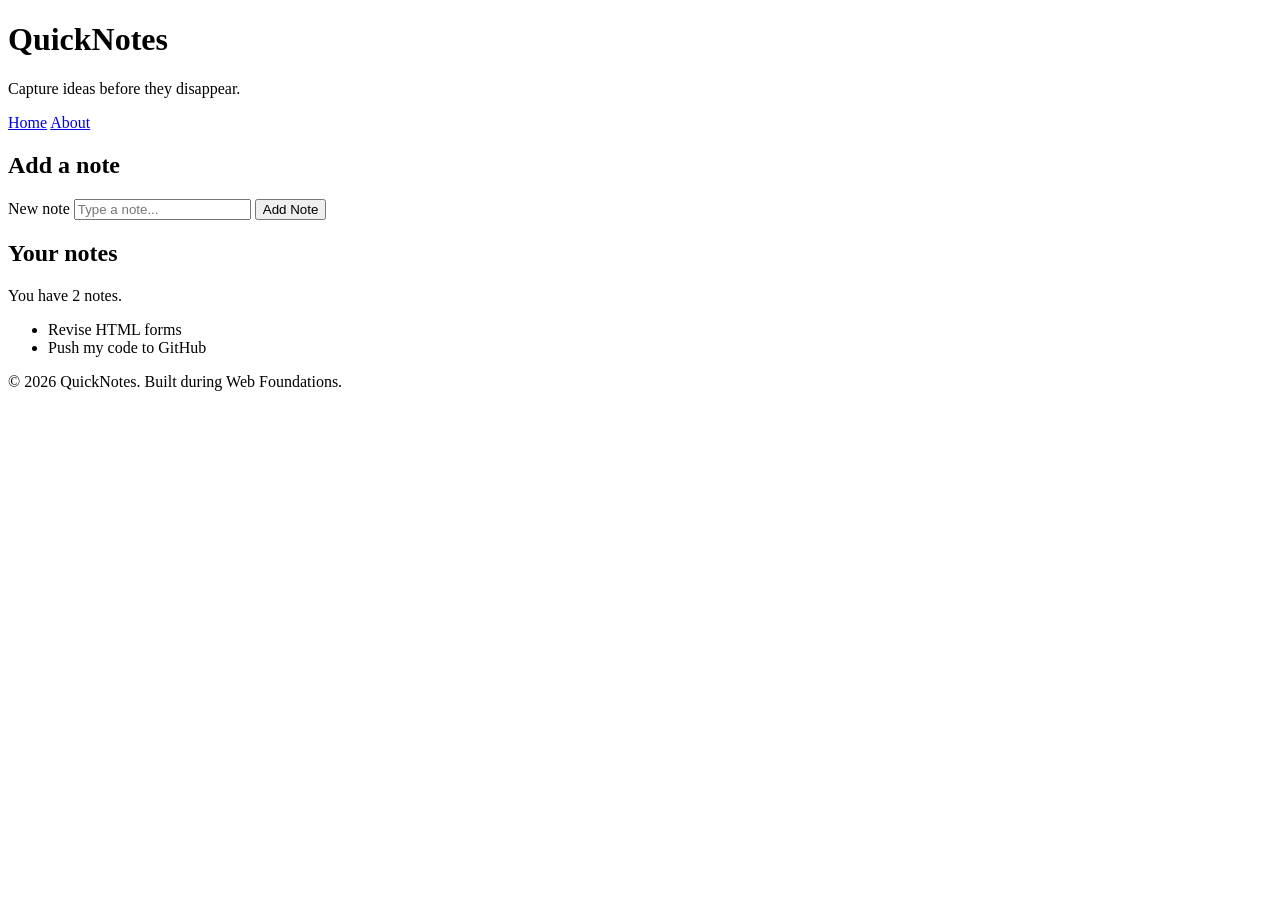
<file: day1/index.html>
<!doctype html>
<html lang="en">
  <head>
    <meta charset="UTF-8" />
    <meta name="viewport" content="width=device-width, initial-scale=1.0" />
    <title>QuickNotes</title>
  </head>
  <body>
    <header>
      <h1>QuickNotes</h1>
      <p>Capture ideas before they disappear.</p>
      <nav>
        <a href="index.html">Home</a>
        <a href="about.html">About</a>
      </nav>
    </header>

    <main>
      <section>
        <h2>Add a note</h2>
        <form id="note-form">
          <label for="note-input">New note</label>
          <input type="text" id="note-input" placeholder="Type a note..." />
          <button type="submit">Add Note</button>
        </form>
      </section>

      <section>
        <h2>Your notes</h2>
        <p id="note-count">You have 2 notes.</p>
        <ul id="notes-list">
          <li>Revise HTML forms</li>
          <li>Push my code to GitHub</li>
        </ul>
      </section>
    </main>

    <footer>
      <p>&copy; 2026 QuickNotes. Built during Web Foundations.</p>
    </footer>
  </body>
</html>
</file>
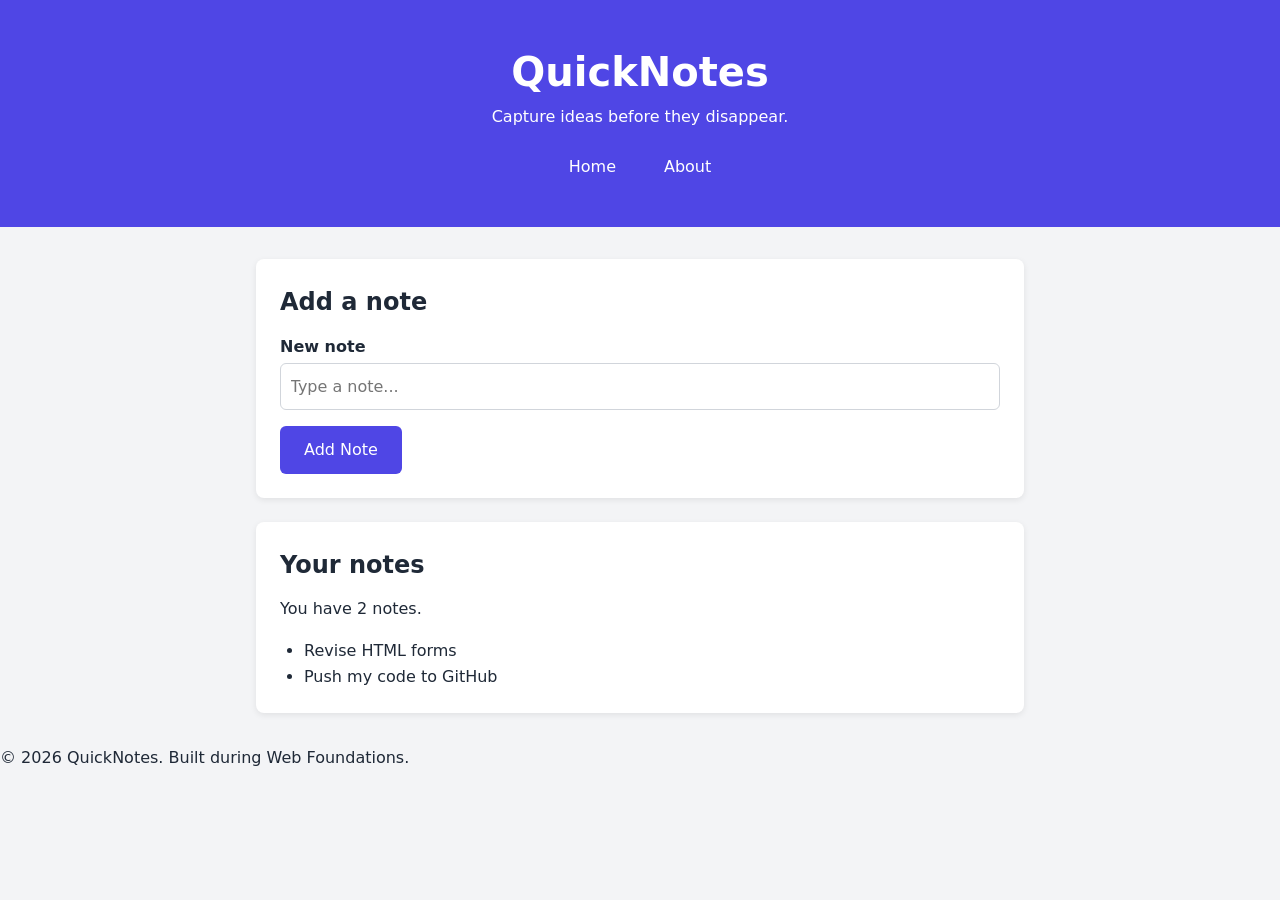
<file: day2/index.html>
<!doctype html>
<html lang="en">
  <head>
    <meta charset="UTF-8" />
    <meta name="viewport" content="width=device-width, initial-scale=1.0" />
    <title>QuickNotes</title>
    <link rel="stylesheet" href="style.css" />
  </head>

  <body>
    <header>
      <h1>QuickNotes</h1>
      <p>Capture ideas before they disappear.</p>

      <nav>
        <a href="index.html">Home</a>
        <a href="about.html">About</a>
      </nav>
    </header>

    <main>
      <section>
        <h2>Add a note</h2>

        <form id="note-form">
          <label for="note-input">New note</label>
          <input type="text" id="note-input" placeholder="Type a note..." />
          <button type="submit">Add Note</button>
        </form>
      </section>

      <section>
        <h2>Your notes</h2>

        <p id="note-count">You have 2 notes.</p>

        <ul id="notes-list">
          <li>Revise HTML forms</li>
          <li>Push my code to GitHub</li>
        </ul>
      </section>
    </main>

    <footer>
      <p>&copy; 2026 QuickNotes. Built during Web Foundations.</p>
    </footer>
  </body>
</html>
</file>
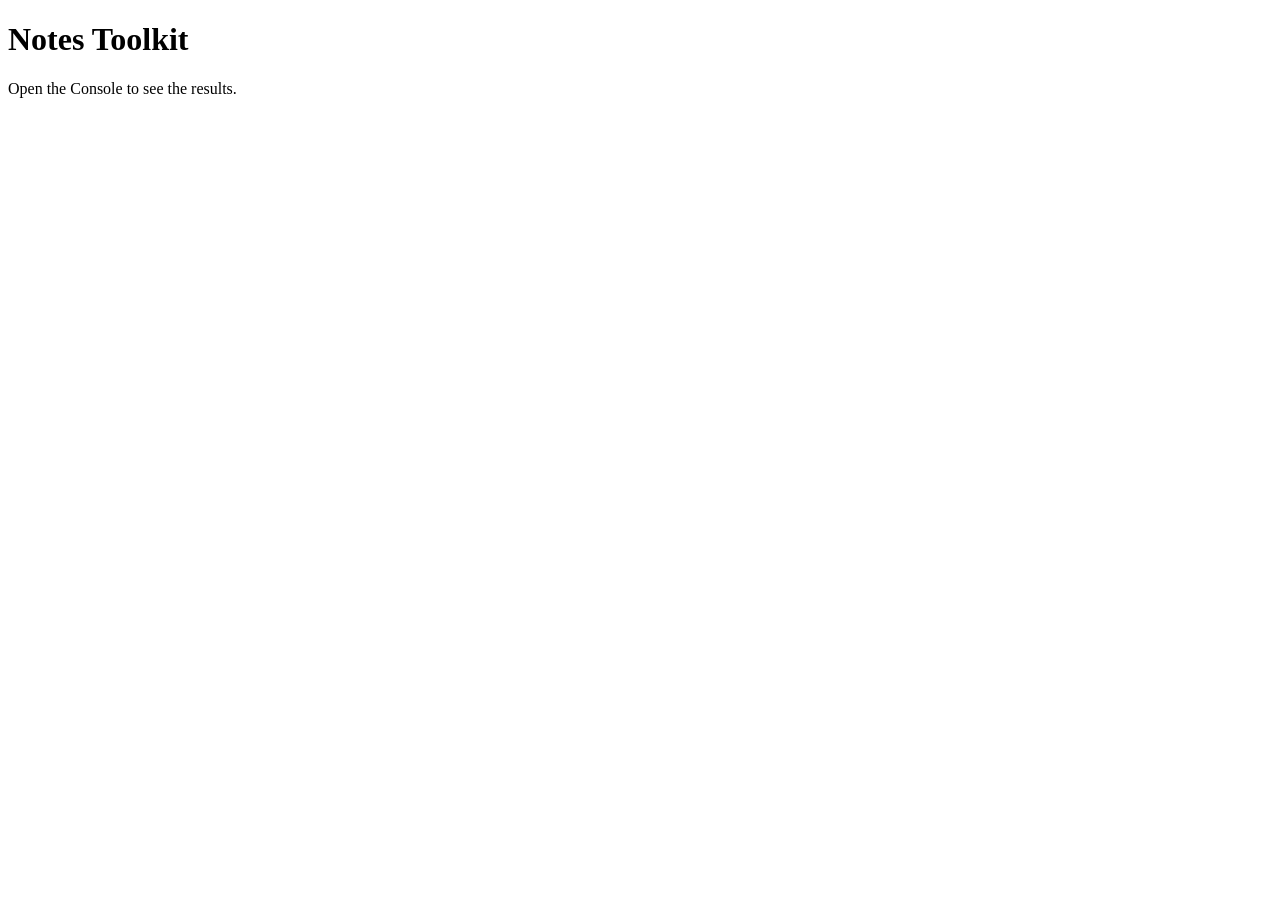
<file: day3/index.html>
<!doctype html>
<html lang="en">
  <head>
    <meta charset="UTF-8" />
    <meta name="viewport" content="width=device-width, initial-scale=1.0" />
    <title>Notes Toolkit</title>
    <script src="script.js" defer></script>
  </head>
  <body>
    <h1>Notes Toolkit</h1>
    <p>Open the Console to see the results.</p>
  </body>
</html>
</file>
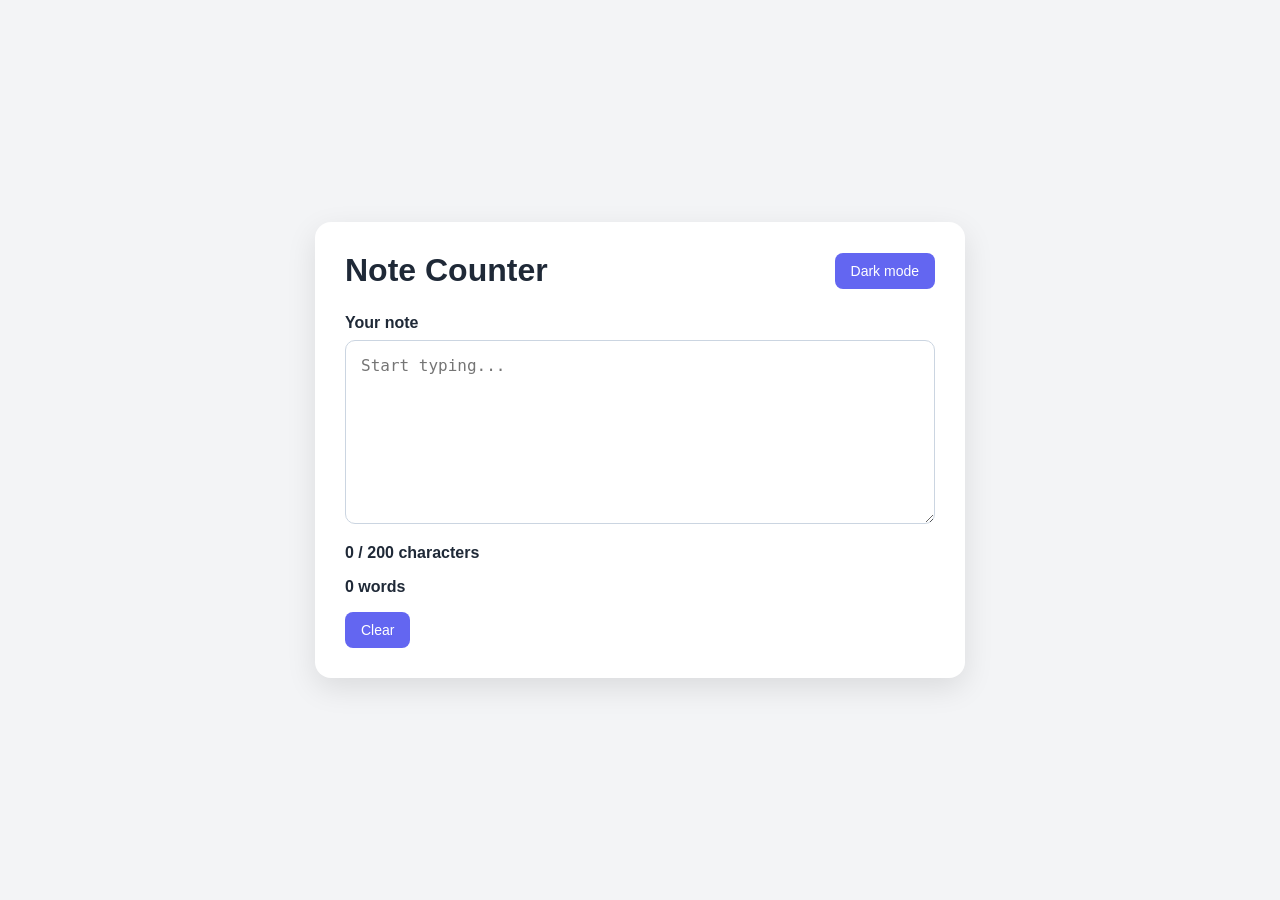
<file: day4/index.html>
<!doctype html>
<html lang="en">
  <head>
    <meta charset="UTF-8" />
    <meta name="viewport" content="width=device-width, initial-scale=1" />
    <title>Note Counter</title>
    <link rel="stylesheet" href="style.css" />
    <script src="script.js" defer></script>
  </head>
  <body>
    <main class="card">
      <header class="top">
        <h1>Note Counter</h1>
        <button id="theme-toggle" type="button">Dark mode</button>
      </header>

      <label for="note-text">Your note</label>
      <textarea
        id="note-text"
        rows="8"
        placeholder="Start typing..."
      ></textarea>

      <p id="char-count">0 / 200 characters</p>
      <p id="word-count">0 words</p>

      <button id="clear-btn" type="button">Clear</button>
    </main>
  </body>
</html>
</file>
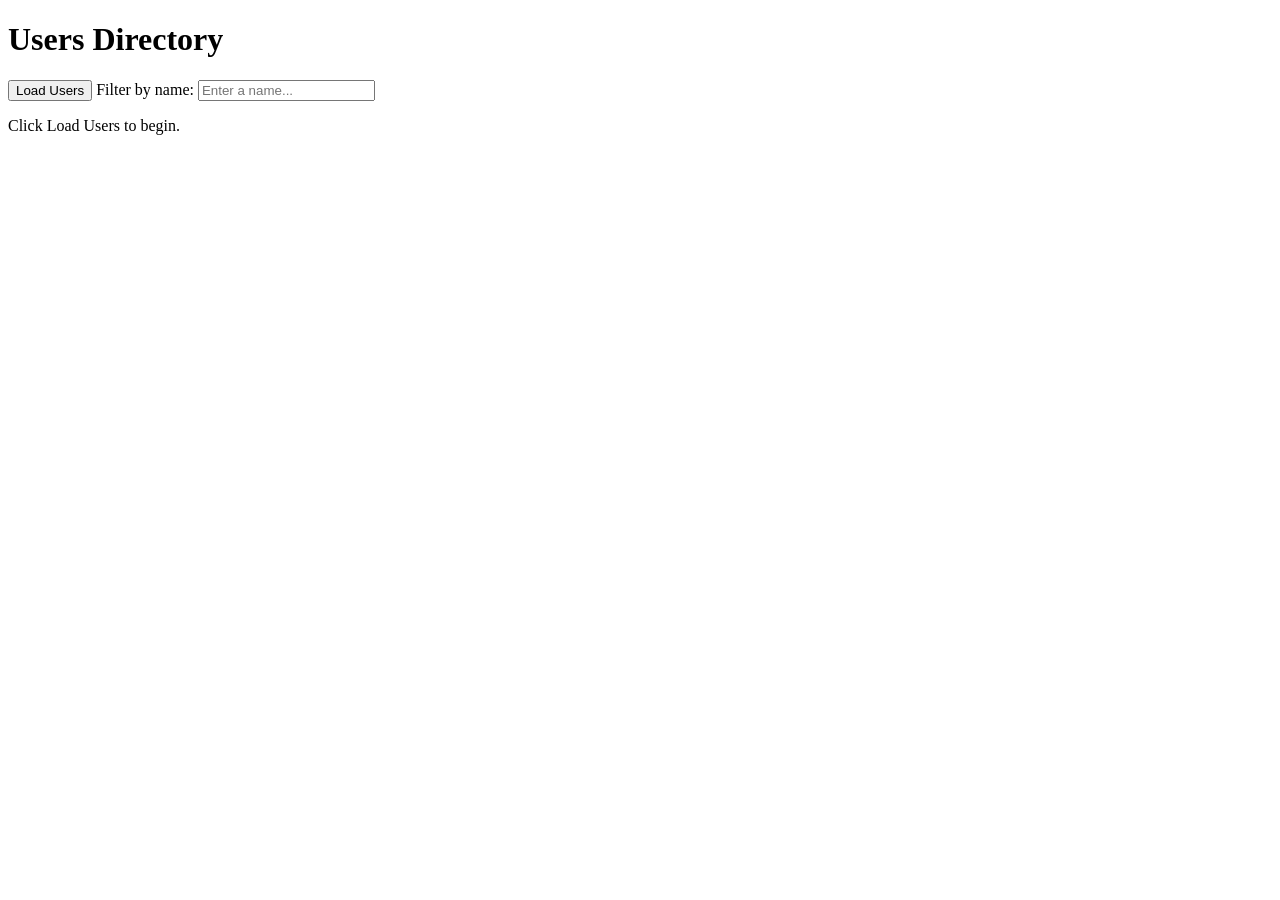
<file: day5/index.html>
<!doctype html>
<html lang="en">
  <head>
    <meta charset="UTF-8" />
    <meta name="viewport" content="width=device-width, initial-scale=1.0" />
    <title>Users Directory</title>
  </head>
  <body>
    <h1>Users Directory</h1>

    <button id="load-users">Load Users</button>

    <label for="filter-input">Filter by name:</label>
    <input type="text" id="filter-input" placeholder="Enter a name..." />

    <p id="status" aria-live="polite">Click Load Users to begin.</p>
    <ul id="users-list"></ul>

    <script src="users.js"></script>
  </body>
</html>
</file>
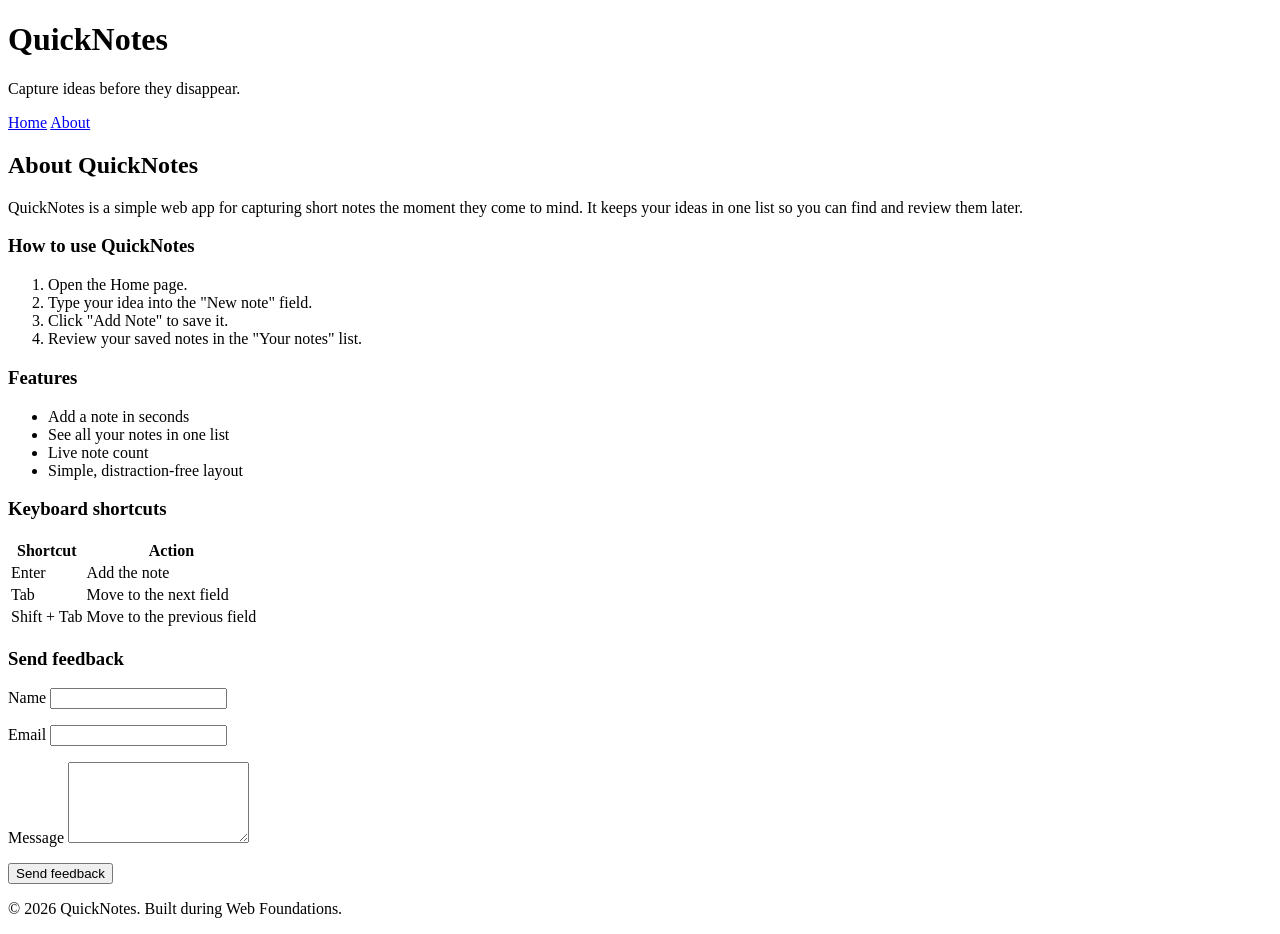
<file: day1/about.html>
<!doctype html>
<html lang="en">
  <head>
    <meta charset="UTF-8" />
    <meta name="viewport" content="width=device-width, initial-scale=1.0" />
    <title>About QuickNotes</title>
  </head>
  <body>
    <header>
      <h1>QuickNotes</h1>
      <p>Capture ideas before they disappear.</p>
      <nav>
        <a href="index.html">Home</a>
        <a href="about.html">About</a>
      </nav>
    </header>

    <main>
      <h2>About QuickNotes</h2>
      <p>
        QuickNotes is a simple web app for capturing short notes the moment they
        come to mind. It keeps your ideas in one list so you can find and review
        them later.
      </p>

      <section>
        <h3>How to use QuickNotes</h3>
        <ol>
          <li>Open the Home page.</li>
          <li>Type your idea into the "New note" field.</li>
          <li>Click "Add Note" to save it.</li>
          <li>Review your saved notes in the "Your notes" list.</li>
        </ol>
      </section>

      <section>
        <h3>Features</h3>
        <ul>
          <li>Add a note in seconds</li>
          <li>See all your notes in one list</li>
          <li>Live note count</li>
          <li>Simple, distraction-free layout</li>
        </ul>
      </section>

      <section>
        <h3>Keyboard shortcuts</h3>
        <table>
          <thead>
            <tr>
              <th scope="col">Shortcut</th>
              <th scope="col">Action</th>
            </tr>
          </thead>
          <tbody>
            <tr>
              <td>Enter</td>
              <td>Add the note</td>
            </tr>
            <tr>
              <td>Tab</td>
              <td>Move to the next field</td>
            </tr>
            <tr>
              <td>Shift + Tab</td>
              <td>Move to the previous field</td>
            </tr>
          </tbody>
        </table>
      </section>

      <section>
        <h3>Send feedback</h3>
        <form>
          <p>
            <label for="name">Name</label>
            <input type="text" id="name" name="name" required />
          </p>
          <p>
            <label for="email">Email</label>
            <input type="email" id="email" name="email" required />
          </p>
          <p>
            <label for="message">Message</label>
            <textarea id="message" name="message" rows="5" required></textarea>
          </p>
          <button type="submit">Send feedback</button>
        </form>
      </section>
    </main>

    <footer>
      <p>&copy; 2026 QuickNotes. Built during Web Foundations.</p>
    </footer>
  </body>
</html>
</file>
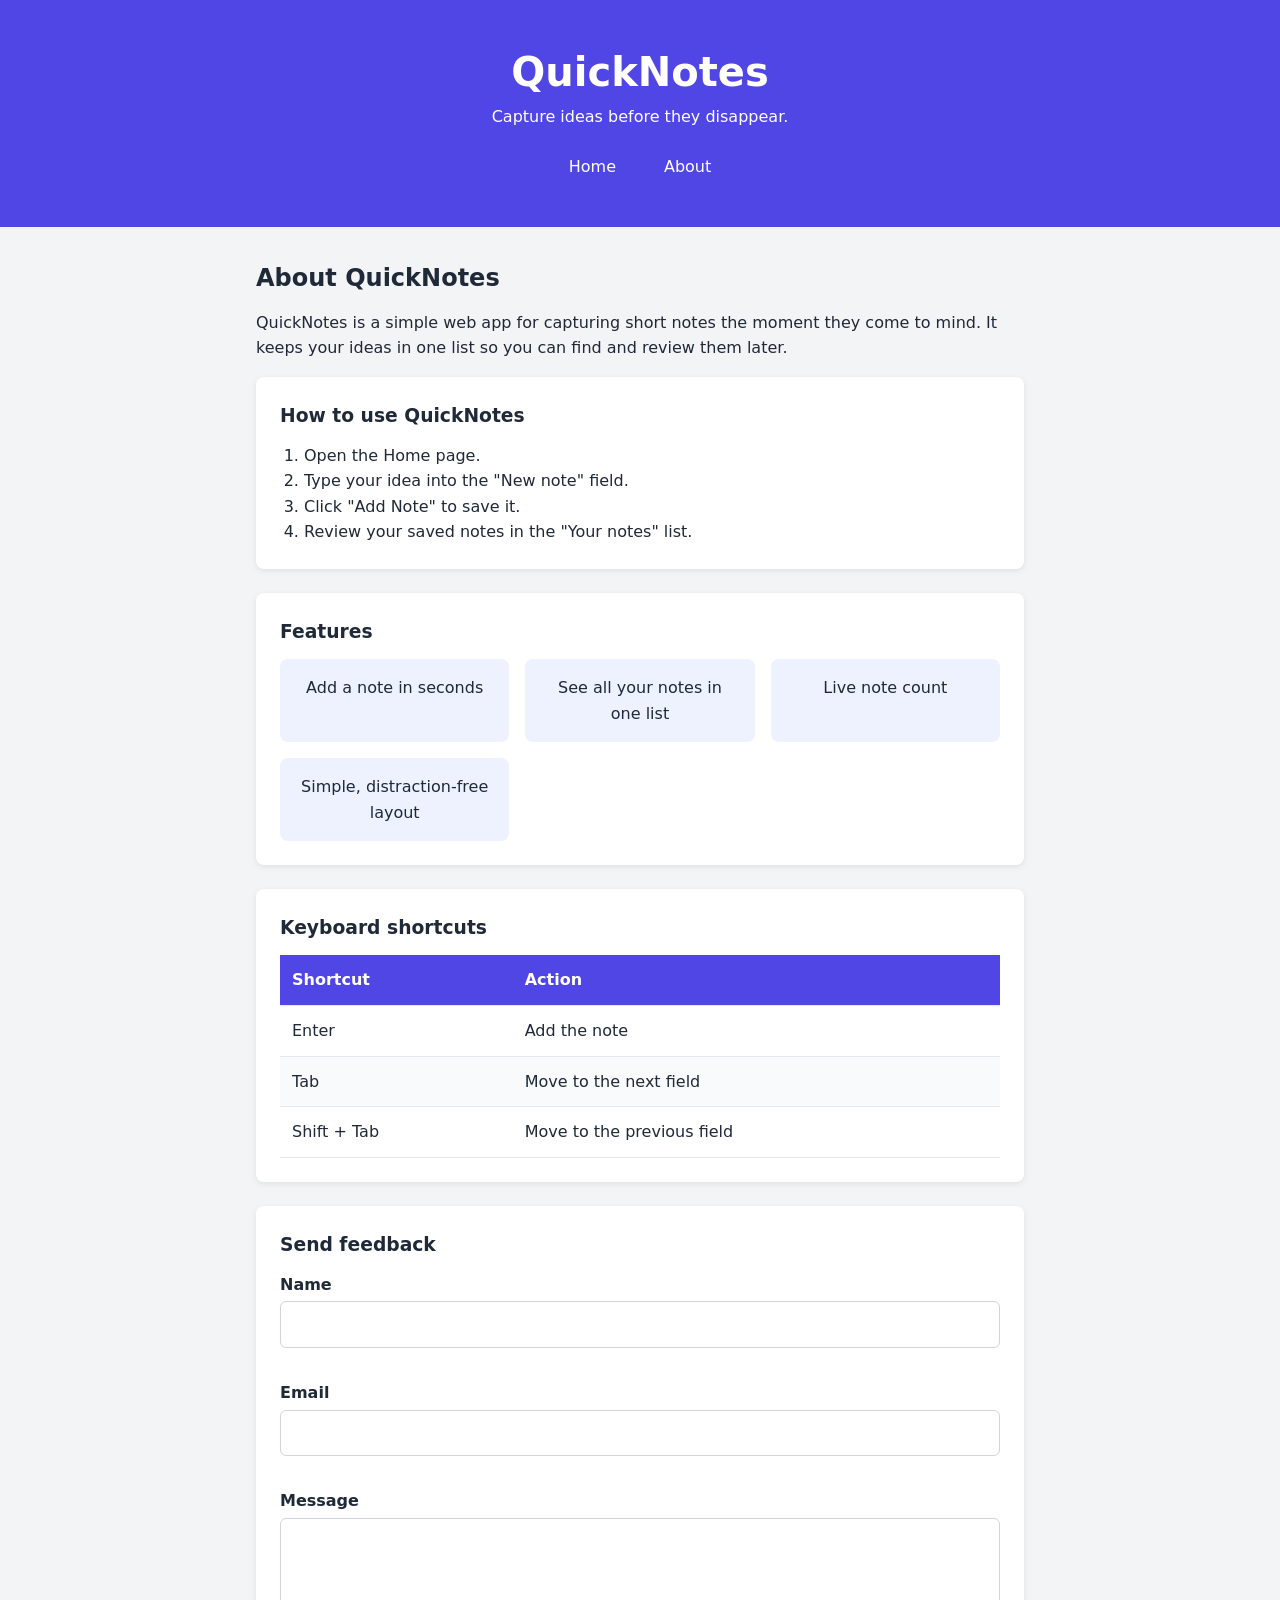
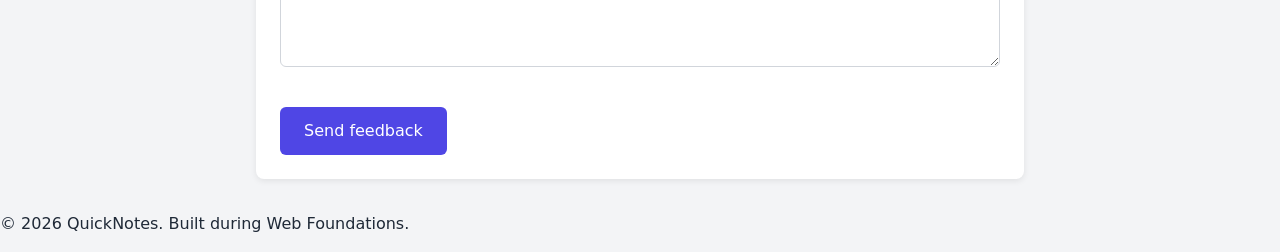
<file: day2/about.html>
<!doctype html>
<html lang="en">
  <head>
    <meta charset="UTF-8" />
    <meta name="viewport" content="width=device-width, initial-scale=1.0" />
    <title>About QuickNotes</title>
    <link rel="stylesheet" href="style.css" />
  </head>

  <body>
    <header>
      <h1>QuickNotes</h1>
      <p>Capture ideas before they disappear.</p>

      <nav>
        <a href="index.html">Home</a>
        <a href="about.html">About</a>
      </nav>
    </header>

    <main>
      <h2>About QuickNotes</h2>

      <p>
        QuickNotes is a simple web app for capturing short notes the moment they
        come to mind. It keeps your ideas in one list so you can find and review
        them later.
      </p>

      <section>
        <h3>How to use QuickNotes</h3>

        <ol>
          <li>Open the Home page.</li>
          <li>Type your idea into the "New note" field.</li>
          <li>Click "Add Note" to save it.</li>
          <li>Review your saved notes in the "Your notes" list.</li>
        </ol>
      </section>

      <section>
        <h3>Features</h3>

        <ul class="features">
          <li>Add a note in seconds</li>
          <li>See all your notes in one list</li>
          <li>Live note count</li>
          <li>Simple, distraction-free layout</li>
        </ul>
      </section>

      <section>
        <h3>Keyboard shortcuts</h3>

        <table>
          <thead>
            <tr>
              <th scope="col">Shortcut</th>
              <th scope="col">Action</th>
            </tr>
          </thead>

          <tbody>
            <tr>
              <td>Enter</td>
              <td>Add the note</td>
            </tr>
            <tr>
              <td>Tab</td>
              <td>Move to the next field</td>
            </tr>
            <tr>
              <td>Shift + Tab</td>
              <td>Move to the previous field</td>
            </tr>
          </tbody>
        </table>
      </section>

      <section>
        <h3>Send feedback</h3>

        <form>
          <p>
            <label for="name">Name</label>
            <input type="text" id="name" name="name" required />
          </p>

          <p>
            <label for="email">Email</label>
            <input type="email" id="email" name="email" required />
          </p>

          <p>
            <label for="message">Message</label>
            <textarea id="message" name="message" rows="5" required></textarea>
          </p>

          <button type="submit">Send feedback</button>
        </form>
      </section>
    </main>

    <footer>
      <p>&copy; 2026 QuickNotes. Built during Web Foundations.</p>
    </footer>
  </body>
</html>
</file>
<file: day2/style.css>
/* Reset and base */
* {
  margin: 0;
  padding: 0;
  box-sizing: border-box;
}

body {
  font-family:
    system-ui,
    -apple-system,
    "Segoe UI",
    Roboto,
    sans-serif;
  line-height: 1.6;
  color: #1f2937;
  background-color: #f3f4f6;
}

h2,
h3 {
  margin-bottom: 0.75rem;
}

p {
  margin-bottom: 1rem;
}

ol,
ul {
  padding-left: 1.5rem;
}

/* Header */
header {
  background-color: #4f46e5;
  color: #ffffff;
  text-align: center;
  padding: 2.5rem 1rem;
}

header h1 {
  font-size: 2.5rem;
}

header p {
  margin-bottom: 0;
}

/* Navigation */
nav {
  display: flex;
  justify-content: center;
  gap: 1rem;
  margin-top: 1rem;
}

nav a {
  color: #ffffff;
  text-decoration: none;
  padding: 0.5rem 1rem;
  border-radius: 6px;
  transition:
    background-color 0.3s ease,
    transform 0.3s ease;
}

nav a:hover {
  background-color: rgba(255, 255, 255, 0.2);
  transform: translateY(-2px);
}

/* Main and cards */
main {
  max-width: 800px;
  margin: 2rem auto;
  padding: 0 1rem;
}

section {
  background-color: #ffffff;
  padding: 1.5rem;
  margin-bottom: 1.5rem;
  border-radius: 8px;
  box-shadow: 0 2px 6px rgba(0, 0, 0, 0.08);
}

/* Features grid */
.features {
  list-style: none;
  padding-left: 0;
  display: grid;
  grid-template-columns: repeat(auto-fit, minmax(180px, 1fr));
  gap: 1rem;
}

.features li {
  background-color: #eef2ff;
  padding: 1rem;
  border-radius: 8px;
  text-align: center;
}

/* Table */
table {
  width: 100%;
  border-collapse: collapse;
}

th,
td {
  padding: 0.75rem;
  text-align: left;
  border-bottom: 1px solid #e5e7eb;
}

th {
  background-color: #4f46e5;
  color: #ffffff;
}

tbody tr:nth-child(even) {
  background-color: #f9fafb;
}

/* Forms */
label {
  display: block;
  font-weight: 600;
  margin-bottom: 0.25rem;
}

input[type="text"],
input[type="email"],
textarea {
  width: 100%;
  padding: 0.6rem;
  border: 1px solid #d1d5db;
  border-radius: 6px;
  font: inherit;
  margin-bottom: 1rem;
}

input:focus,
textarea:focus {
  outline: 2px solid #4f46e5;
  border-color: #4f46e5;
}

/* Buttons */
button {
  background-color: #4f46e5;
  color: #ffffff;
  border: none;
  padding: 0.7rem 1.5rem;
  border-radius: 6px;
  font: inherit;
  cursor: pointer;
  transition:
    background-color 0.3s ease,
    transform 0.3s ease;
}

button:hover {
  background-color: #3730a3;
  transform: translateY(-2px);
}

/* Small screens */
@media (max-width: 600px) {
  header {
    padding: 1.25rem 1rem;
  }

  header h1 {
    font-size: 1.75rem;
  }

  nav {
    gap: 0.5rem;
  }
}
</file>
<file: day4/style.css>
* {
  box-sizing: border-box;
}

body {
  margin: 0;
  min-height: 100vh;
  font-family: Arial, sans-serif;
  background: #f3f4f6;
  color: #1f2937;
  display: flex;
  justify-content: center;
  align-items: center;
  padding: 20px;
}

.card {
  width: 100%;
  max-width: 650px;
  background: white;
  padding: 30px;
  border-radius: 16px;
  box-shadow: 0 10px 30px rgba(0, 0, 0, 0.1);
}

.top {
  display: flex;
  justify-content: space-between;
  align-items: center;
  margin-bottom: 25px;
}

h1 {
  margin: 0;
}

label {
  display: block;
  margin-bottom: 8px;
  font-weight: bold;
}

textarea {
  width: 100%;
  padding: 15px;
  border: 1px solid #cbd5e1;
  border-radius: 10px;
  font-size: 16px;
  resize: vertical;
  min-height: 180px;
}

button {
  border: none;
  border-radius: 8px;
  padding: 10px 16px;
  cursor: pointer;
  background: #6366f1;
  color: white;
  font-size: 14px;
}

button:hover {
  opacity: 0.9;
}

#char-count,
#word-count {
  font-weight: 600;
}

.warning {
  color: orange;
}

.over {
  color: red;
  font-weight: bold;
}

body.dark {
  background: #111827;
  color: #f9fafb;
}

body.dark .card {
  background: #1f2937;
}

body.dark textarea {
  background: #374151;
  color: white;
  border-color: #4b5563;
}
</file>
